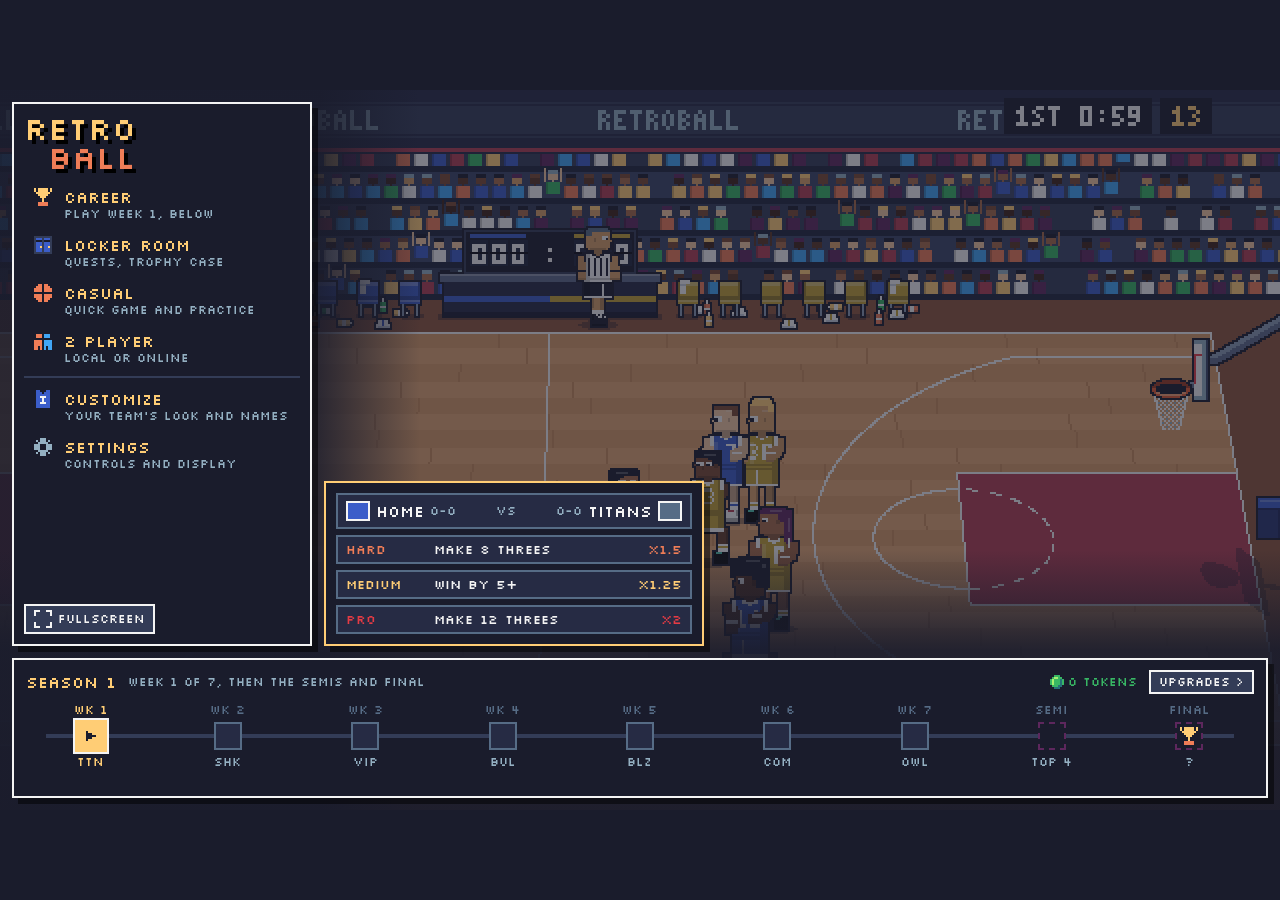
<file: index.html>
<!doctype html>
<html lang="en">
<head>
  <meta charset="utf-8">
  <meta name="viewport" content="width=device-width, initial-scale=1, user-scalable=no">
  <title>RetroBall</title>
  <!-- Startup check, first in the page and in old-style JavaScript so any browser runs it before anything else can
       hold it up: if the game hasn't started 5 seconds in (a script file blocked or stalled, e.g. by a school filter,
       or a browser too old for the game's code), it says so on the page with what went wrong, since a school
       Chromebook may have no console to look in. main.js sets RB_STARTED once the game is running and counts frames
       in RB_FRAMES. With ?debug in the address a panel shows how the game is doing, live. -->
  <script>
    var RB_PROBLEMS = [];
    var RB_T0 = Date.now();
    window.addEventListener('error', function (e) {
      var t = e.target;
      if (t && (t.tagName === 'SCRIPT' || t.tagName === 'LINK')) RB_PROBLEMS.push('Blocked or missing: ' + (t.src || t.href));
      else RB_PROBLEMS.push((e.message || 'Error') + (e.filename ? ' (' + e.filename.split('/').pop() + ':' + e.lineno + ')' : ''));
    }, true);
    function rbBox(id, color) {
      var box = document.getElementById(id);
      if (box) return box;
      box = document.createElement('pre');
      box.id = id;
      box.style.cssText = 'position:fixed;left:8px;right:8px;bottom:8px;z-index:100;margin:0;padding:8px;' +
        'background:' + color + ';color:#f4f4f4;font:12px/1.4 monospace;white-space:pre-wrap;max-height:60vh;overflow:auto';
      (document.body || document.documentElement).appendChild(box);
      return box;
    }
    function rbProblems() {
      return RB_PROBLEMS.length ? RB_PROBLEMS.slice(0, 6).join('\n') + (RB_PROBLEMS.length > 6 ? '\n...and ' + (RB_PROBLEMS.length - 6) + ' more' : '')
        : 'No error was reported.';
    }
    setTimeout(function () {
      if (window.RB_STARTED || /[?&]debug/.test(location.search)) return;
      rbBox('rb-startup', '#b13e53').textContent = 'The game did not start (page: ' + document.readyState + ').\n' +
        rbProblems() + '\n' + navigator.userAgent;
    }, 5000);
    if (/[?&]debug/.test(location.search)) {
      setInterval(function () {
        var c = document.getElementById('game');
        var s = document.getElementById('stage');
        var r = c && c.getBoundingClientRect();
        rbBox('rb-debug', '#29366f').textContent = 'RetroBall debug, ' + Math.round((Date.now() - RB_T0) / 1000) + ' s\n' +
          'page: ' + document.readyState + '   started: ' + !!window.RB_STARTED + '   frames: ' + (window.RB_FRAMES || 0) + '\n' +
          'window: ' + innerWidth + 'x' + innerHeight + ' @' + (window.devicePixelRatio || 1) + 'x   in a frame: ' + (window.top !== window) + '\n' +
          'canvas: ' + (c ? c.width + 'x' + c.height + ' shown ' + Math.round(r.width) + 'x' + Math.round(r.height) + ' at ' + Math.round(r.left) + ',' + Math.round(r.top) : 'missing') +
          '   stage: ' + (s ? s.style.width + ' x ' + s.style.height : 'missing') + '\n' +
          rbProblems() + '\n' + navigator.userAgent;
      }, 1000);
    }
  </script>
  <link rel="preconnect" href="https://fonts.googleapis.com">
  <link rel="preconnect" href="https://fonts.gstatic.com" crossorigin>
  <!-- The menus' font, loaded without holding up the page (a stalled request can't keep the game from starting). -->
  <link rel="stylesheet" href="https://fonts.googleapis.com/css2?family=Silkscreen&display=swap" media="print" onload="this.media='all'">
  <link rel="stylesheet" href="style.css">
</head>
<body>
  <noscript><p style="position:fixed;left:8px;right:8px;bottom:8px;margin:0;padding:8px;background:#b13e53;color:#f4f4f4;font:12px/1.4 monospace">JavaScript is turned off for this site, and the game needs it to run.</p></noscript>
  <div id="stage">
    <canvas id="game" width="640" height="360" tabindex="0"></canvas>

    <button id="pause-btn" type="button" aria-label="Pause" aria-expanded="false" aria-controls="menu">
      <span></span><span></span>
    </button>

    <!-- After a career game: Main menu, Next game (its challenges), Upgrades (aftergame.js) -->
    <div id="after-game" role="group" aria-label="After the game" hidden></div>

    <!-- Pause menu (the Side Rail design): a full-height dock on the right, the tabs down a rail on its left with
         Resume, Restart and Main menu at the rail's foot, and the picked tab beside it (its reset button below it).
         Its tabs come in two groups: Customize (Player, Upgrades, Gear) and Settings (Controls, UI, Testing). The main
         menu's Customize and Settings open just their group; paused in a game it's Settings, plus Customize in a
         Quick game only (menu.js). -->
    <div id="menu" role="dialog" aria-label="Pause menu" hidden>
      <div class="menu-rail">
        <p class="rail-head" id="rail-head">Paused</p>
        <div class="tabs" role="tablist" aria-label="Pause menu sections" aria-orientation="vertical">
          <button type="button" class="tab" role="tab" data-panel="player-view" data-group="customize" aria-selected="true"><span class="ico" data-icon="jersey"></span>Player</button>
          <button type="button" class="tab" role="tab" data-panel="upgrade-view" data-group="customize" aria-selected="false"><span class="ico" data-icon="star"></span>Upgrades</button>
          <button type="button" class="tab" role="tab" data-panel="gear-view" data-group="customize" aria-selected="false"><span class="ico" data-icon="trophy"></span>Gear</button>
          <button type="button" class="tab" role="tab" data-panel="controls-view" data-group="settings" aria-selected="false"><span class="ico" data-icon="pad"></span>Controls</button>
          <button type="button" class="tab" role="tab" data-panel="ui-view" data-group="settings" aria-selected="false"><span class="ico" data-icon="gear"></span>UI</button>
          <!-- Only with ?dev=1 in the address (see menu.js): playtesting tools, testing sliders and player tuning. -->
          <button type="button" class="tab tab-dev" role="tab" data-panel="dev-view" data-group="settings" aria-selected="false" hidden><span class="ico" data-icon="cone"></span>Testing</button>
        </div>
        <span class="rail-space"></span>
        <!-- In a game only (menu.js hides them when the menu was opened from the main menu). -->
        <button type="button" class="btn rail-resume" id="resume">Resume</button>
        <button type="button" class="btn btn-quiet" id="restart-game">Restart</button>
        <button type="button" class="btn btn-quiet rail-leave" id="to-title">Main menu</button>
      </div>

      <div class="menu-main">
        <div class="menu-body tab-panel" id="player-view" role="tabpanel">
          <div class="preview-col">
            <canvas id="preview" width="80" height="92" aria-label="Player preview"></canvas>
            <div class="faces" role="group" aria-label="Pick a player to customize"></div>
            <button type="button" class="btn btn-quiet" id="randomize-look">Randomize</button>
          </div>

          <div class="controls">
            <div class="row">
              <label for="skin">Skin</label>
              <input type="color" id="skin" data-key="skin">
              <input class="hex" data-key="skin" maxlength="7" spellcheck="false" aria-label="Skin hex">
            </div>
            <div class="row presets" id="skin-presets">
              <span class="label preset-label">Recommended</span>
            </div>
            <div class="row">
              <span class="label">Hair style</span>
              <button type="button" class="step" data-step="-1" aria-label="Previous hair style">&lt;</button>
              <span class="value" id="hair-style-name"></span>
              <button type="button" class="step" data-step="1" aria-label="Next hair style">&gt;</button>
            </div>
            <div class="row">
              <label for="hair">Hair</label>
              <input type="color" id="hair" data-key="hair">
              <input class="hex" data-key="hair" maxlength="7" spellcheck="false" aria-label="Hair hex">
            </div>
            <div class="row">
              <label for="jersey">Jersey</label>
              <input type="color" id="jersey" data-key="jersey">
              <input class="hex" data-key="jersey" maxlength="7" spellcheck="false" aria-label="Jersey hex">
            </div>
            <div class="row">
              <label for="shorts">Shorts</label>
              <input type="color" id="shorts" data-key="shorts">
              <input class="hex" data-key="shorts" maxlength="7" spellcheck="false" aria-label="Shorts hex">
            </div>
            <div class="row">
              <label for="number">Number</label>
              <input id="number" class="num" inputmode="numeric" maxlength="2" autocomplete="off">
            </div>
            <div class="row">
              <label for="shoe">Shoes</label>
              <input type="color" id="shoe" data-key="shoe">
              <input class="hex" data-key="shoe" maxlength="7" spellcheck="false" aria-label="Shoes hex">
            </div>
            <div class="row">
              <label for="laces">Laces</label>
              <input type="color" id="laces" data-key="laces">
              <input class="hex" data-key="laces" maxlength="7" spellcheck="false" aria-label="Laces hex">
            </div>
          </div>
        </div>

        <!-- Upgrades and names for each player on the user's team. Free to set for now; saved between visits. -->
        <div class="tab-panel stack-view" id="upgrade-view" role="tabpanel" hidden>
          <p class="test-note" id="upgrade-note"></p>
          <div class="row player-pick">
            <div class="faces" role="group" aria-label="Pick a player to upgrade"></div>
            <input id="player-name" class="name" maxlength="12" spellcheck="false" autocomplete="off" aria-label="Player name">
            <span class="player-num" id="player-num"></span>
          </div>
          <div class="row upgrade" data-upgrade="speed">
            <span class="label">Speed</span>
            <button type="button" class="step" data-delta="-1" aria-label="Lower speed">-</button>
            <span class="pips" aria-hidden="true"></span>
            <button type="button" class="step" data-delta="1" aria-label="Raise speed">+</button>
            <span class="upgrade-effect"></span>
          </div>
          <div class="row upgrade" data-upgrade="shooting">
            <span class="label">Shooting</span>
            <button type="button" class="step" data-delta="-1" aria-label="Lower shooting">-</button>
            <span class="pips" aria-hidden="true"></span>
            <button type="button" class="step" data-delta="1" aria-label="Raise shooting">+</button>
            <span class="upgrade-effect"></span>
          </div>
          <div class="row upgrade" data-upgrade="dunking">
            <span class="label">Dunking</span>
            <button type="button" class="step" data-delta="-1" aria-label="Lower dunking">-</button>
            <span class="pips" aria-hidden="true"></span>
            <button type="button" class="step" data-delta="1" aria-label="Raise dunking">+</button>
            <span class="upgrade-effect"></span>
          </div>
          <div class="row upgrade" data-upgrade="defense">
            <span class="label">Defense</span>
            <button type="button" class="step" data-delta="-1" aria-label="Lower defense">-</button>
            <span class="pips" aria-hidden="true"></span>
            <button type="button" class="step" data-delta="1" aria-label="Raise defense">+</button>
            <span class="upgrade-effect"></span>
          </div>
          <div class="row upgrade" data-upgrade="dash">
            <span class="label">Dash</span>
            <button type="button" class="step" data-delta="-1" aria-label="Lower dash">-</button>
            <span class="pips" aria-hidden="true"></span>
            <button type="button" class="step" data-delta="1" aria-label="Raise dash">+</button>
            <span class="upgrade-effect"></span>
          </div>
        </div>

        <!-- Testing (only with ?dev=1 in the address): playtesting tools, testing sliders and player tuning. -->
        <div class="tab-panel stack-view" id="dev-view" role="tabpanel" hidden>
          <!-- Tools that jump the game to the moment you want to check (menu.js; main.js does the work). The game ones
               close the menu; each is disabled where it doesn't apply. -->
          <div id="testing-tools">
            <p class="test-note">Game (closes the menu)</p>
            <div class="tool-grid">
              <button type="button" class="btn btn-quiet" data-tool="endGame">End game</button>
              <button type="button" class="btn btn-quiet" data-tool="endPeriod">End period</button>
              <button type="button" class="btn btn-quiet" data-tool="tenSeconds">10 s left</button>
              <button type="button" class="btn btn-quiet" data-tool="shotClock">Shot clock 3 s</button>
              <button type="button" class="btn btn-quiet" data-tool="homePoints">Home +3</button>
              <button type="button" class="btn btn-quiet" data-tool="awayPoints">Away +3</button>
              <button type="button" class="btn btn-quiet" data-tool="ballToMe">Ball to me</button>
              <button type="button" class="btn btn-quiet" data-tool="freeThrow" title="Your player is fouled and goes to the line">Free throw</button>
            </div>
            <p class="test-note">Career</p>
            <div class="tool-grid">
              <button type="button" class="btn btn-quiet" data-tool="tokens">+100 tokens</button>
            <button type="button" class="btn btn-quiet" data-tool="allGear" title="Every cosmetic unlocked until the page reloads">All gear</button>
            </div>
          </div>

          <!-- Odds: dunk outcome odds, AI level and crowd density. Not saved; a reload restores the defaults. -->
          <div class="stack-view test-section" id="test-view">
            <p class="test-note">Odds and AI (not saved)</p>
            <p class="test-note">Dunk odds</p>
            <div class="row">
              <label for="hang-chance">Rim hang</label>
              <input type="range" id="hang-chance" min="0" max="100" step="1" data-odds="hangChance">
              <span class="value pct" id="hang-chance-value"></span>
            </div>
            <div class="row">
              <label for="shatter-chance">Shatter</label>
              <input type="range" id="shatter-chance" min="0" max="100" step="1" data-odds="shatterChance">
              <span class="value pct" id="shatter-chance-value"></span>
            </div>
            <div class="row">
              <span class="label">Normal</span>
              <span class="slider-spacer"></span>
              <span class="value pct" id="normal-chance-value"></span>
            </div>
            <p class="test-note">AI</p>
            <div class="row">
              <label for="ai-level">Demo AI</label>
              <input type="range" id="ai-level" min="0" max="100" step="1">
              <span class="value pct" id="ai-level-value"></span>
            </div>
            <p class="test-note">Arena</p>
            <div class="row">
              <label for="crowd-density">Crowd</label>
              <input type="range" id="crowd-density" min="0" max="100" step="1">
              <span class="value pct" id="crowd-density-value"></span>
            </div>
          </div>

          <!-- Player tuning: every config value that shapes how players play, most important first (rows built by
               menu.js from TUNING). Saved; a changed value can be put back one at a time or all at once. -->
          <div class="stack-view test-section" id="tuning-view">
            <div class="tuning-head">
              <p class="test-note">Player tuning (saved)</p>
              <button type="button" class="btn btn-quiet" id="reset-tuning">Reset all</button>
            </div>
            <div class="tuning-list" id="tuning-list"></div>
          </div>
        </div>

        <!-- Gear: cosmetics unlocked by trophies (see Cosmetics): what the picked player wears, the team's kit and shoes,
             and the ball, dunk trail, banner and rim for your games. Rows are built by menu.js. Saved. -->
        <div class="tab-panel stack-view" id="gear-view" role="tabpanel" hidden>
          <div class="row player-pick">
            <div class="faces" role="group" aria-label="Pick a player to dress"></div>
          </div>
          <p class="test-note">This player</p>
          <div class="gear-list" id="gear-player"></div>
          <p class="test-note">The team</p>
          <div class="gear-list" id="gear-team"></div>
          <p class="test-note">Your games</p>
          <div class="gear-list" id="gear-game"></div>
          <p class="key-hint">Earn trophies to unlock more: each metal unlocks a style.</p>
        </div>

        <!-- Controls: dash timing and keybinds (rows are built by menu.js). Saved between visits. -->
        <div class="tab-panel stack-view" id="controls-view" role="tabpanel" hidden>
          <p class="test-note">Dash</p>
          <div class="row">
            <label for="double-tap">Double tap</label>
            <input type="range" id="double-tap" min="50" max="400" step="5">
            <span class="value pct" id="double-tap-value"></span>
          </div>
          <!-- Keybinds: whose keys (1 Player, or either player of 2 Player), a drawn keyboard with each action's keys in
               its color, and a legend: click an action (or press Enter on it), then press or click its new key. -->
          <div class="row key-sets" role="group" aria-label="Whose keys">
            <button type="button" class="key-btn" data-key-set="solo" aria-pressed="true">1 Player</button>
            <button type="button" class="key-btn" data-key-set="p1" aria-pressed="false">2P: P1</button>
            <button type="button" class="key-btn" data-key-set="p2" aria-pressed="false">2P: P2</button>
          </div>
          <div class="keyboard" id="keyboard"></div>
          <div class="key-legend" id="key-legend"></div>
          <p class="key-hint" id="key-hint"></p>
        </div>

        <!-- On-screen display and sound. Saved between visits. -->
        <div class="tab-panel stack-view" id="ui-view" role="tabpanel" hidden>
          <p class="test-note">On screen</p>
          <div class="row">
            <span class="label">Stats</span>
            <button type="button" class="key-btn" id="show-stats" aria-pressed="false" aria-label="Show stats"></button>
            <span class="upgrade-effect">Score and shooting, top left</span>
          </div>
          <div class="row">
            <span class="label">Shelf</span>
            <button type="button" class="key-btn" id="show-trophies" aria-pressed="false" aria-label="Show the trophy shelf"></button>
            <span class="upgrade-effect">Your trophies on top of the scorer's table</span>
          </div>
          <!-- Testing build only (?dev=1): see the Dynasty locker room before it's unlocked. -->
          <div class="row" id="dynasty-test-row" hidden>
            <span class="label">Dynasty</span>
            <button type="button" class="key-btn" id="dynasty-test" aria-pressed="false" aria-label="Dynasty locker room (test)"></button>
            <span class="upgrade-effect">Dev: the Dynasty locker room before its unlock</span>
          </div>
          <p class="test-note">Audio</p>
          <div class="row">
            <span class="label">Sound</span>
            <button type="button" class="key-btn" id="sound-on" aria-pressed="false" aria-label="Sound"></button>
          </div>
          <div class="row">
            <label for="sound-volume">Volume</label>
            <input type="range" id="sound-volume" min="0" max="100" step="5">
            <span class="value pct" id="sound-volume-value"></span>
          </div>
          <!-- Every trophy family's metal and next goal, and the secrets (??? until earned); built by menu.js. -->
          <p class="test-note">Trophies</p>
          <div class="trophy-list" id="trophy-list"></div>
        </div>

        <div class="menu-foot">
          <button type="button" class="btn btn-quiet" id="reset-look" data-for="player-view">Reset look</button>
          <button type="button" class="btn btn-quiet" id="reset-upgrades" data-for="upgrade-view" hidden>Reset</button>
          <button type="button" class="btn btn-quiet" id="reset-odds" data-for="dev-view" hidden>Test defaults</button>
          <button type="button" class="btn btn-quiet" id="reset-controls" data-for="controls-view" hidden>Defaults</button>
        </div>
      </div>
    </div>

    <!-- Main menu: the game always opens here, with the AI playing itself behind it. Each mode's screen is a view
         (title.js shows one at a time); Customize and Settings open the pause menu's tabs. -->
    <div id="title" role="dialog" aria-label="Main menu" hidden>
      <!-- Home (the Season Road design): the modes in a dock on the left, the career season as a road along the
           bottom with a stop for every game, and the next game's challenges above this week's stop (title.js builds
           the road and the challenges; picking a challenge tips off). The demo game shows through on the right. -->
      <div class="title-view season-home" id="title-home">
        <nav class="home-dock" aria-label="Modes">
          <p class="dock-logo" aria-hidden="true">Retro<span>Ball</span></p>
          <button type="button" class="dock-row" data-go="career">
            <span class="ico" data-icon="trophy"></span>
            <span class="mode-name">Career</span>
            <span class="mode-desc" id="title-career-desc">Seasons, playoffs and upgrades</span>
          </button>
          <button type="button" class="dock-row" data-go="locker">
            <span class="ico" data-icon="locker"></span>
            <span class="mode-name">Locker room</span>
            <span class="mode-desc">Quests, trophy case</span>
          </button>
          <button type="button" class="dock-row" data-go="casual">
            <span class="ico" data-icon="ball"></span>
            <span class="mode-name">Casual</span>
            <span class="mode-desc">Quick game and practice</span>
          </button>
          <button type="button" class="dock-row" data-go="versus">
            <span class="ico" data-icon="duo"></span>
            <span class="mode-name">2 Player</span>
            <span class="mode-desc">Local or online</span>
          </button>
          <span class="dock-sep"></span>
          <button type="button" class="dock-row" data-go="customize">
            <span class="ico" data-icon="jersey"></span>
            <span class="mode-name">Customize</span>
            <span class="mode-desc">Your team's look and names</span>
          </button>
          <button type="button" class="dock-row" data-go="settings">
            <span class="ico" data-icon="gear"></span>
            <span class="mode-name">Settings</span>
            <span class="mode-desc">Controls and display</span>
          </button>
          <button type="button" class="dock-quick" id="fullscreen"><span class="ico" data-icon="full"></span>Fullscreen</button>
        </nav>
        <div class="home-pop" id="home-pop"></div>
        <div class="home-road" id="home-road"></div>
      </div>

      <h1 class="title-logo">Retro<span>Ball</span></h1>
      <div class="title-panel">
        <!-- Career: built by title.js (season, challenges, upgrades, standings). Picking a challenge tips off. -->
        <div class="title-view" id="title-career" hidden>
          <div class="title-bar"><button type="button" class="btn btn-quiet title-back">Back</button><span class="title-heading">Career</span></div>
          <div class="career-panel" id="career-panel"></div>
        </div>

        <!-- Casual (the Dock Drawer design): a drawer out of the dock with everything for a casual game: a 3v3 game with
             its options indented under it, today's daily game, and the two practice drills. -->
        <div class="title-view drawer-view" id="title-casual" hidden>
          <div class="drawer-head"><span class="title-heading">Casual</span><button type="button" class="btn btn-quiet title-back">&lt; Close</button></div>
          <button type="button" class="pick title-start" data-mode="3v3">
            <span class="ico" data-icon="ball"></span><span class="mode-name">3v3 game</span><span class="pick-key">Tip off</span>
            <span class="mode-desc">Full court, AI teammates and opponents</span>
          </button>
          <!-- The 3v3 game's options (Career and 2 Player games use the rules too). -->
          <div class="pick-sub">
            <div class="row court-row">
              <span class="label">Court</span>
              <button type="button" class="step" data-court-step="-1" aria-label="Previous court">&lt;</button>
              <span class="value court-name"></span>
              <button type="button" class="step" data-court-step="1" aria-label="Next court">&gt;</button>
            </div>
            <!-- How good the AI opponents are (DIFFICULTY; title.js marks the picked one). -->
            <div class="row difficulty-row">
              <span class="label">Difficulty</span>
              <button type="button" class="key-btn" data-difficulty="0" aria-pressed="false">Rookie</button>
              <button type="button" class="key-btn" data-difficulty="1" aria-pressed="false">Pro</button>
              <button type="button" class="key-btn" data-difficulty="2" aria-pressed="false">All-Star</button>
            </div>
            <div class="row">
              <label for="half-minutes">Halves</label>
              <input type="number" id="half-minutes" class="num tuning-num" min="0.5" max="20" step="0.5">
              <span class="upgrade-effect">minutes</span>
            </div>
            <div class="row">
              <span class="label">Shot clock</span>
              <button type="button" class="key-btn" id="shot-clock" aria-pressed="false" aria-label="Shot clock"></button>
              <input type="number" id="shot-seconds" class="num" min="5" max="60" step="1" aria-label="Shot clock seconds">
              <span class="upgrade-effect">s</span>
            </div>
            <div class="row">
              <span class="label">Free throws</span>
              <button type="button" class="key-btn" id="free-throws" aria-pressed="false" aria-label="Free throws"></button>
            </div>
          </div>
          <!-- The daily game (daily.js): today's opponent and goal, your streak; title.js fills it in. -->
          <button type="button" class="pick" id="daily-start">
            <span class="ico" data-icon="trophy"></span><span class="mode-name">Daily game</span><span class="pick-key">Play</span>
            <span class="mode-desc" id="daily-text"></span>
          </button>
          <p class="drawer-note">Practice</p>
          <button type="button" class="pick title-start" data-mode="free">
            <span class="ico" data-icon="cone"></span><span class="mode-name">Free shot</span><span></span>
            <span class="mode-desc">Just you and the ball, either hoop</span>
          </button>
          <button type="button" class="pick title-start" data-mode="world">
            <span class="ico" data-icon="cone"></span><span class="mode-name">Around the world</span><span class="pick-key" id="world-best"></span>
            <span class="mode-desc">15 spots in order, timed</span>
          </button>
        </div>

        <!-- 2 Player (the Dock Drawer design): Local (two people on one keyboard: picking a format starts it, with the
             upgrade draft) and Online (host or join a code, the lobby finder; see net.js) as tabs. -->
        <div class="title-view drawer-view" id="title-versus" hidden>
          <div class="drawer-head"><span class="title-heading">2 Player</span><button type="button" class="btn btn-quiet title-back">&lt; Close</button></div>
          <div class="drawer-tabs" role="tablist" aria-label="Local or online">
            <button type="button" class="drawer-tab" role="tab" data-versus-tab="local" aria-selected="true">Local</button>
            <button type="button" class="drawer-tab" role="tab" data-versus-tab="online" aria-selected="false">Online</button>
          </div>
          <div class="versus-panel" id="versus-local" role="tabpanel">
            <!-- The court (Courts: the same pick as Casual). -->
            <div class="row court-row">
              <span class="label">Court</span>
              <button type="button" class="step" data-court-step="-1" aria-label="Previous court">&lt;</button>
              <span class="value court-name"></span>
              <button type="button" class="step" data-court-step="1" aria-label="Next court">&gt;</button>
            </div>
            <button type="button" class="pick duo-format" data-format="vs3" aria-pressed="false">
              <span class="ico" data-icon="duo"></span><span class="mode-name">Versus 3v3</span><span class="pick-key">Start</span>
              <span class="mode-desc">Each runs a team with two AI teammates</span>
            </button>
            <button type="button" class="pick duo-format" data-format="vs1" aria-pressed="false">
              <span class="ico" data-icon="duo"></span><span class="mode-name">Versus 1v1</span><span class="pick-key">Start</span>
              <span class="mode-desc">Just the two of you, full court</span>
            </button>
            <button type="button" class="pick duo-format" data-format="coop" aria-pressed="false">
              <span class="ico" data-icon="duo"></span><span class="mode-name">Co-op</span><span class="pick-key">Start</span>
              <span class="mode-desc">You two plus an AI teammate vs three AI</span>
            </button>
            <div class="duo-keys" id="duo-keys"></div>
            <p class="drawer-note">Next: the upgrade draft, both at once</p>
          </div>
          <div class="versus-panel" id="versus-online" role="tabpanel" hidden>
            <div class="row">
              <span class="label">Format</span>
              <button type="button" class="key-btn" data-online-format="vs1" aria-pressed="false">1v1</button>
              <button type="button" class="key-btn" data-online-format="vs3" aria-pressed="false">3v3</button>
            </div>
            <div class="row">
              <span class="label">Network</span>
              <button type="button" class="key-btn" data-network="internet" aria-pressed="false">Internet</button>
              <button type="button" class="key-btn" data-network="local" aria-pressed="false">This PC</button>
            </div>
            <!-- The lobby, once both are in: who's playing, then the host starts the game (it runs on the host's computer). -->
            <div class="online-lobby" id="online-lobby" hidden>
              <p class="mode-name" id="online-lobby-title"></p>
              <p class="mode-desc" id="online-lobby-text"></p>
              <button type="button" class="btn" id="online-start">Start game</button>
            </div>
            <button type="button" class="pick" id="online-host">
              <span class="ico" data-icon="globe"></span><span class="mode-name">Host a game</span><span class="pick-key">Host</span>
              <span class="mode-desc" id="online-code">Get a 4-letter code to send a friend</span>
            </button>
            <div class="row">
              <label for="online-join-code">Join code</label>
              <input type="text" id="online-join-code" class="name" maxlength="4" spellcheck="false" autocomplete="off">
              <button type="button" class="btn btn-quiet" id="online-join">Join</button>
            </div>
            <p class="drawer-note">Open games</p>
            <div class="lobby-list" id="online-lobbies"></div>
            <p class="mode-desc" id="online-status"></p>
            <p class="drawer-note">Prototype: games go through a public relay</p>
          </div>
        </div>
      </div>
    </div>
    <!-- The locker room's talk panel (locker.js, the "Talk Time" design): the speaker's portrait, what they say and the
         quest card with the answers; or the trophy case (its shelf); or the tunnel's "ready for the next game?". -->
    <div id="locker-talk" class="locker-talk" role="dialog" aria-labelledby="locker-talk-name" hidden>
      <canvas class="talk-portrait" id="locker-talk-portrait" width="24" height="26" aria-hidden="true"></canvas>
      <div class="talk-words">
        <p class="mode-name" id="locker-talk-name"></p>
        <p class="talk-text" id="locker-talk-text"></p>
      </div>
      <div class="talk-card" id="locker-talk-card"></div>
      <div class="talk-shelf" id="locker-talk-shelf"></div>
    </div>
  </div>

  <!-- Plain scripts (not modules) so the game runs straight from file:// as well as any web host. Order matters. -->
  <script src="src/config.js"></script>
  <script src="src/font.js"></script>
  <script src="src/sprite.js"></script>
  <script src="src/input.js"></script>
  <script src="src/camera.js"></script>
  <script src="src/courts.js"></script>
  <script src="src/court.js"></script>
  <script src="src/hoop.js"></script>
  <script src="src/debris.js"></script>
  <script src="src/bench.js"></script>
  <script src="src/scoreboard.js"></script>
  <script src="src/player.js"></script>
  <script src="src/team.js"></script>
  <script src="src/ball.js"></script>
  <script src="src/hud.js"></script>
  <script src="src/shooting.js"></script>
  <script src="src/play.js"></script>
  <script src="src/ai.js"></script>
  <script src="src/ref.js"></script>
  <script src="src/clock.js"></script>
  <script src="src/practice.js"></script>
  <script src="src/tuning.js"></script>
  <script src="src/menu.js"></script>
  <script src="src/sfx.js"></script>
  <script src="src/trophies.js"></script>
  <script src="src/cosmetics.js"></script>
  <script src="src/career.js"></script>
  <script src="src/daily.js"></script>
  <script src="src/duo.js"></script>
  <script src="src/net.js"></script>
  <script src="src/quests.js"></script>
  <script src="src/locker.js"></script>
  <script src="src/title.js"></script>
  <script src="src/aftergame.js"></script>
  <script src="src/main.js"></script>
</body>
</html>
</file>
<file: style.css>
html,
body {
  margin: 0;
  height: 100%;
  overflow: hidden;
  background: #1a1c2c;
}

body {
  display: flex;
  align-items: center;
  justify-content: center;
}

/* --px is two game pixels in CSS pixels (1/320 of the width); main.js sets it whenever the game is resized. --u is one
   game pixel: the main menu's home screen and the pause menu are laid out in it. */
#stage {
  --px: 3px;
  --u: calc(var(--px) / 2);
  position: relative;
}

canvas {
  display: block;
  image-rendering: pixelated;
  touch-action: none;
  outline: none;
}

#game {
  width: 100%;
  height: 100%;
}

button,
input {
  font: inherit;
  color: inherit;
  text-transform: inherit;
}

:focus-visible {
  outline: var(--px) solid #ffcd75;
  outline-offset: 0;
}

/* Pause button, top-right corner of the game */
#pause-btn {
  position: absolute;
  top: calc(var(--px) * 3);
  right: calc(var(--px) * 3);
  width: calc(var(--px) * 11);
  height: calc(var(--px) * 11);
  display: flex;
  align-items: center;
  justify-content: center;
  gap: calc(var(--px) * 2);
  padding: 0;
  background: #1a1c2c;
  border: var(--px) solid #f4f4f4;
  cursor: pointer;
}

#pause-btn span {
  width: calc(var(--px) * 2);
  height: calc(var(--px) * 5);
  background: #f4f4f4;
}

#pause-btn[hidden] {
  display: none;
}

#pause-btn:hover,
#pause-btn[aria-expanded="true"] {
  background: #3b5dc9;
}

/* Pause menu (the Side Rail design): a full-height dock on the right, laid out in game pixels (its --px is one game
   pixel, --u), with the tabs down a rail on the left and the picked tab beside it. */
#menu {
  --px: var(--u);
  position: absolute;
  top: calc(var(--px) * 3);
  right: calc(var(--px) * 3);
  bottom: calc(var(--px) * 3);
  width: calc(var(--px) * 314);
  display: grid;
  grid-template-columns: calc(var(--px) * 74) 1fr;
  box-sizing: border-box;
  background: #1a1c2c;
  border: var(--px) solid #f4f4f4;
  box-shadow: calc(var(--px) * 3) calc(var(--px) * 3) 0 rgba(0, 0, 0, 0.5);
  color: #f4f4f4;
  font-family: 'Silkscreen', monospace;
  font-size: calc(var(--px) * 8);
  line-height: 1;
  text-transform: uppercase;
}

/* The rail: "Paused", the tabs (icon + name; Testing in orange), then Resume, Restart and Main menu at its foot */
.menu-rail {
  display: flex;
  flex-direction: column;
  gap: calc(var(--px) * 2);
  min-height: 0;
  padding: calc(var(--px) * 4) 0;
  background: #262b44;
  border-right: var(--px) solid #333c57;
}

.rail-head {
  margin: 0;
  padding: calc(var(--px) * 2) calc(var(--px) * 6) calc(var(--px) * 6);
  font-size: calc(var(--px) * 9);
  color: #ffcd75;
}

.tabs {
  display: flex;
  flex-direction: column;
  gap: calc(var(--px) * 2);
}

.tab {
  display: flex;
  align-items: center;
  gap: calc(var(--px) * 4);
  padding: calc(var(--px) * 5) calc(var(--px) * 6);
  background: none;
  border: var(--px) solid transparent;
  border-right: 0;
  font-size: calc(var(--px) * 7);
  color: #94b0c2;
  text-align: left;
  cursor: pointer;
}

.tab:hover {
  color: #f4f4f4;
}

/* The open tab joins the content beside it */
.tab[aria-selected="true"] {
  margin-right: calc(var(--px) * -1);
  background: #1a1c2c;
  border-color: #333c57;
  color: #ffcd75;
}

.tab.tab-dev {
  color: #ef7d57;
}

.rail-space {
  flex: 1;
}

.menu-rail .btn {
  margin: 0 calc(var(--px) * 4);
  padding: calc(var(--px) * 3) calc(var(--px) * 4);
  font-size: calc(var(--px) * 6.5);
  text-align: center;
}

.menu-rail .rail-resume {
  padding: calc(var(--px) * 6) calc(var(--px) * 4);
  font-size: calc(var(--px) * 8);
}

.menu-rail .rail-leave {
  background: transparent;
  border-color: #566c86;
}

/* The picked tab: the whole height, scrolling if it has to */
.menu-main {
  min-width: 0;
  min-height: 0;
  overflow-y: auto;
  display: flex;
  flex-direction: column;
  padding: calc(var(--px) * 6);
}

#menu[hidden],
#menu [hidden] {
  display: none;
}

.menu-foot,
.tuning-head {
  display: flex;
  align-items: center;
  justify-content: space-between;
}

/* The tab's reset button, stuck to the bottom of the content so it stays in reach on tabs that scroll */
.menu-foot {
  position: sticky;
  bottom: calc(var(--px) * -6);
  justify-content: flex-end;
  margin: auto calc(var(--px) * -6) calc(var(--px) * -6);
  padding: calc(var(--px) * 3) calc(var(--px) * 6) calc(var(--px) * 6);
  background: #1a1c2c;
  border-top: var(--px) solid #333c57;
}

.menu-foot .btn {
  font-size: 0.8em;
}

.stack-view {
  display: flex;
  flex-direction: column;
  gap: calc(var(--px) * 3);
  min-height: calc(var(--px) * 92);
}

/* Player tuning in the Dev tab, set off from the testing sliders above. */
/* UI tab: the trophy list, a cup in its metal's color (empty outline until earned) */
.trophy-list {
  display: flex;
  flex-direction: column;
  gap: var(--px);
}

.trophy-row {
  display: flex;
  align-items: center;
  gap: calc(var(--px) * 3);
}

.trophy-cup {
  flex: none;
  width: calc(var(--px) * 5);
  height: calc(var(--px) * 5);
  border: var(--px) solid #566c86;
}

.trophy-name {
  flex: none;
  width: calc(var(--px) * 56);
  font-size: 0.8em;
  white-space: nowrap;
  color: #94b0c2;
}

/* Testing tab: the playtesting tools, three to a row */
.tool-grid {
  display: grid;
  grid-template-columns: repeat(3, 1fr);
  gap: calc(var(--px) * 2);
  margin-bottom: calc(var(--px) * 3);
}

.tool-grid .btn {
  font-size: 0.8em;
}

.tool-grid .btn:disabled {
  opacity: 0.4;
  cursor: default;
}

.test-section {
  min-height: 0;
  margin-top: calc(var(--px) * 3);
  padding-top: calc(var(--px) * 4);
  border-top: var(--px) solid #333c57;
}

/* Player tuning: a scrolling list of label + number + reset, with a tip under each */
.tuning-head .test-note {
  margin: 0;
}

.tuning-list {
  display: flex;
  flex-direction: column;
  gap: calc(var(--px) * 3);
  max-height: calc(var(--px) * 96);
  overflow-y: auto;
  padding-right: calc(var(--px) * 2);
}

.tuning-top {
  display: flex;
  align-items: center;
  gap: calc(var(--px) * 3);
}

.tuning-label {
  flex: 1;
  color: #94b0c2;
}

.tuning-item.changed .tuning-label {
  color: #ffcd75;
}

.num.tuning-num {
  width: calc(var(--px) * 40);
}

/* Only a changed value can be reset; the button keeps its space so the numbers stay lined up. */
.tuning-reset {
  visibility: hidden;
}

.tuning-item.changed .tuning-reset {
  visibility: visible;
}

.tuning-tip {
  display: block;
  margin-top: var(--px);
  font-size: 0.7em;
  color: #566c86;
}

/* Upgrade level pips: filled up to the current level */
.pips {
  display: flex;
  gap: var(--px);
}

.pip {
  width: calc(var(--px) * 5);
  height: calc(var(--px) * 8);
  background: #262b44;
  border: var(--px) solid #566c86;
}

.pip.on {
  background: #38b764;
  border-color: #a7f070;
}

.upgrade-effect {
  font-size: 0.75em;
  color: #94b0c2;
}

/* Player tab: preview, the team's faces and the randomize button in one column */
.preview-col {
  display: flex;
  flex-direction: column;
  gap: calc(var(--px) * 3);
}

/* Faces of the user's team: click one to customize / upgrade that player */
.faces {
  display: flex;
  gap: calc(var(--px) * 2);
}

.face {
  padding: 0;
  background: #262b44;
  border: var(--px) solid #566c86;
  cursor: pointer;
}

.face canvas {
  display: block;
  width: calc(var(--px) * 24);
  height: calc(var(--px) * 26);
}

.face:hover {
  border-color: #f4f4f4;
}

.face[aria-pressed="true"] {
  border-color: #ffcd75;
}

/* Upgrades: which player's levels are shown, with their name editable in place */
.player-pick {
  margin-bottom: calc(var(--px) * 2);
}

.name {
  box-sizing: border-box;
  width: calc(var(--px) * 80);
  height: calc(var(--px) * 10);
  padding: 0 calc(var(--px) * 2);
  background: #262b44;
  border: var(--px) solid #94b0c2;
}

.player-num {
  min-width: calc(var(--px) * 16);
  color: #94b0c2;
  text-align: center;
}

.key-btn {
  min-width: calc(var(--px) * 36);
  height: calc(var(--px) * 11);
  padding: 0 calc(var(--px) * 2);
  background: #262b44;
  border: var(--px) solid #94b0c2;
  cursor: pointer;
}

.key-btn:hover {
  border-color: #f4f4f4;
}

.key-btn[aria-pressed="true"] {
  border-color: #ffcd75;
  color: #ffcd75;
}

/* Game mode choices */
.mode-option {
  display: flex;
  flex-direction: column;
  align-items: flex-start;
  gap: calc(var(--px) * 2);
  padding: calc(var(--px) * 4);
  background: #262b44;
  border: var(--px) solid #566c86;
  text-align: left;
  cursor: pointer;
}

.mode-option:hover {
  border-color: #f4f4f4;
}

.mode-option[aria-pressed="true"] {
  background: #29366f;
  border-color: #ffcd75;
}

.mode-name {
  color: #ffcd75;
}

.mode-desc {
  font-size: 0.75em;
  color: #94b0c2;
}

.test-note {
  margin: 0 0 calc(var(--px) * 2);
  color: #94b0c2;
}

.row + .test-note {
  margin-top: calc(var(--px) * 4);
}

.pct {
  min-width: calc(var(--px) * 24);
  text-align: right;
}

.slider-spacer {
  width: calc(var(--px) * 90);
}

input[type="range"] {
  -webkit-appearance: none;
  appearance: none;
  width: calc(var(--px) * 90);
  height: calc(var(--px) * 6);
  margin: 0;
  background: #262b44;
  border: var(--px) solid #94b0c2;
  cursor: pointer;
}

input[type="range"]::-webkit-slider-thumb {
  -webkit-appearance: none;
  width: calc(var(--px) * 5);
  height: calc(var(--px) * 10);
  background: #ffcd75;
  border: var(--px) solid #1a1c2c;
}

input[type="range"]::-moz-range-thumb {
  width: calc(var(--px) * 5);
  height: calc(var(--px) * 10);
  background: #ffcd75;
  border: var(--px) solid #1a1c2c;
  border-radius: 0;
}

.menu-body {
  display: grid;
  grid-template-columns: calc(var(--px) * 82) 1fr;
  gap: calc(var(--px) * 6);
  align-items: start;
}

#preview {
  width: calc(var(--px) * 80);
  height: calc(var(--px) * 92);
  border: var(--px) solid #333c57;
}

.controls {
  display: flex;
  flex-direction: column;
  gap: var(--px);
}

.row {
  display: flex;
  align-items: center;
  gap: calc(var(--px) * 3);
  min-height: calc(var(--px) * 10);
}

.row label,
.row .label {
  width: calc(var(--px) * 56);
  flex: none;
  color: #94b0c2;
}

.presets {
  gap: calc(var(--px) * 2);
}

/* Sits in the label column, smaller and dimmer than a real label: the swatches are suggestions, not the only options. */
.row .preset-label {
  margin-right: var(--px);
  font-size: 0.7em;
  color: #566c86;
  text-align: right;
}

.btn {
  padding: calc(var(--px) * 2) calc(var(--px) * 4);
  background: #3b5dc9;
  border: var(--px) solid #f4f4f4;
  cursor: pointer;
}

.btn:hover {
  background: #41a6f6;
}

.btn-quiet {
  background: #333c57;
}

.step {
  width: calc(var(--px) * 10);
  height: calc(var(--px) * 10);
  padding: 0;
  background: #333c57;
  border: var(--px) solid #f4f4f4;
  cursor: pointer;
}

.step:hover {
  background: #3b5dc9;
}

.step:disabled {
  opacity: 0.35;
  cursor: default;
}

.step:disabled:hover {
  background: #333c57;
}

.value {
  min-width: calc(var(--px) * 38);
  text-align: center;
}

.swatch {
  width: calc(var(--px) * 9);
  height: calc(var(--px) * 9);
  padding: 0;
  border: var(--px) solid #333c57;
  cursor: pointer;
}

.swatch[aria-pressed="true"] {
  border-color: #f4f4f4;
}

input[type="color"] {
  width: calc(var(--px) * 14);
  height: calc(var(--px) * 10);
  padding: 0;
  background: none;
  border: var(--px) solid #f4f4f4;
  cursor: pointer;
}

input[type="color"]::-webkit-color-swatch-wrapper {
  padding: 0;
}

input[type="color"]::-webkit-color-swatch {
  border: none;
}

input[type="color"]::-moz-color-swatch {
  border: none;
}

.hex,
.num {
  box-sizing: border-box;
  height: calc(var(--px) * 10);
  padding: 0 calc(var(--px) * 2);
  background: #262b44;
  border: var(--px) solid #94b0c2;
}

.hex {
  width: calc(var(--px) * 50);
}

.num {
  width: calc(var(--px) * 22);
  text-align: center;
}

/* Career panel: season and tokens, team name, challenges, last game, standings */
.career-panel {
  display: flex;
  flex-direction: column;
  gap: calc(var(--px) * 3);
}

.career-head {
  display: flex;
  justify-content: space-between;
  color: #ffcd75;
}

.career-tokens {
  color: #38b764;
}

.challenge {
  padding: calc(var(--px) * 3) calc(var(--px) * 4);
}

/* Challenge tiers, easiest to hardest: the tier name in its own color */
.challenge.tier-0 .mode-name {
  color: #38b764;
}

.challenge.tier-1 .mode-name {
  color: #ffcd75;
}

.challenge.tier-2 .mode-name {
  color: #ef7d57;
}

.challenge.tier-3 .mode-name {
  color: #e43b44;
}

.standings {
  display: grid;
  grid-template-columns: calc(var(--px) * 14) 1fr calc(var(--px) * 30) calc(var(--px) * 26);
  gap: var(--px) calc(var(--px) * 3);
  font-size: 0.75em;
}

.standings-head {
  color: #566c86;
}

.standings-you {
  color: #ffcd75;
}

.btn:disabled {
  opacity: 0.35;
  cursor: default;
}

/* Career saving: whether progress is being saved */
.save-ok,
.save-warn {
  margin: 0;
  font-size: 0.75em;
}

.save-ok {
  color: #38b764;
}

.save-warn {
  color: #e43b44;
}

.career-panel > .btn {
  align-self: flex-start;
}

/* 2 Player formats: a little tighter than the mode buttons */
.duo-format {
  box-sizing: border-box;
  width: 100%;
  margin-bottom: calc(var(--px) * 2);
  padding: calc(var(--px) * 3) calc(var(--px) * 4);
}

/* Main menu: the logo over a panel in the pause menu's style, on the demo game behind it. Both hang from the top,
   so the logo stays put whichever view (and panel height) is showing. */
#title {
  position: absolute;
  inset: 0;
  display: flex;
  flex-direction: column;
  align-items: center;
  justify-content: flex-start;
  box-sizing: border-box;
  padding-top: calc(var(--px) * 8);
  gap: calc(var(--px) * 4);
  color: #f4f4f4;
  font-family: 'Silkscreen', monospace;
  font-size: calc(var(--px) * 8);
  line-height: 1;
  text-transform: uppercase;
}

#title[hidden],
#title [hidden] {
  display: none;
}

.title-logo {
  margin: 0;
  font-size: calc(var(--px) * 22);
  font-weight: normal;
  letter-spacing: var(--px);
  color: #ffcd75;
  text-shadow: calc(var(--px) * 2) calc(var(--px) * 2) 0 #1a1c2c;
}

.title-logo span {
  color: #ef7d57;
}

.title-panel {
  box-sizing: border-box;
  width: calc(var(--px) * 204);
  max-height: calc(var(--px) * 136);
  overflow-y: auto;
  padding: calc(var(--px) * 4);
  background: #1a1c2c;
  border: var(--px) solid #f4f4f4;
  box-shadow: calc(var(--px) * 3) calc(var(--px) * 3) 0 rgba(0, 0, 0, 0.5);
}

/* A mode's screen: Back and its name across the top */
.title-bar {
  display: flex;
  align-items: center;
  gap: calc(var(--px) * 4);
  margin-bottom: calc(var(--px) * 3);
}

.title-heading {
  color: #ffcd75;
}

.title-view.stack-view {
  min-height: 0;
}

/* The game options' labels on one line ("Free throws", "Half length") */
#title .row label,
#title .row .label {
  width: calc(var(--px) * 62);
  white-space: nowrap;
}

/* Quick game: the daily game's card above the options */
.daily-card {
  display: flex;
  flex-direction: column;
  align-items: flex-start;
  gap: calc(var(--px) * 2);
  padding: calc(var(--px) * 3) calc(var(--px) * 4);
  background: #262b44;
  border: var(--px) solid #566c86;
}

/* Online: the lobby both players are in before the host starts */
.online-lobby {
  display: flex;
  flex-direction: column;
  align-items: flex-start;
  gap: calc(var(--px) * 2);
  padding: calc(var(--px) * 3) calc(var(--px) * 4);
  background: #29366f;
  border: var(--px) solid #ffcd75;
}

.online-lobby p {
  margin: 0;
}

/* Online: the lobby finder's open games, one button each */
.lobby-list {
  display: flex;
  flex-wrap: wrap;
  gap: calc(var(--px) * 2);
}

/* Quick game difficulty: three picks on the label's row */
.difficulty-row .key-btn {
  min-width: 0;
  padding: 0 calc(var(--px) * 3);
  white-space: nowrap;
  font-size: 0.85em;
}

/* 2 Player: the stack's gap already spaces the formats, so all three and the keys fit without scrolling */
#title .duo-format {
  margin-bottom: 0;
  padding: calc(var(--px) * 3) calc(var(--px) * 4);
}


.btn.title-start {
  align-self: flex-start;
}

/* Career upgrades: which player, their face, then buy the next level of each stat */
.career-picks {
  gap: calc(var(--px) * 2);
}

/* The picked player: their face on the left, their name and upgrades beside it */
.career-player {
  display: flex;
  align-items: flex-start;
  gap: calc(var(--px) * 4);
}

.career-face {
  flex: none;
  display: block;
  width: calc(var(--px) * 24);
  height: calc(var(--px) * 26);
  border: var(--px) solid #ffcd75;
  image-rendering: pixelated;
}

.career-stats {
  flex: 1;
  min-width: 0;
  display: flex;
  flex-direction: column;
  gap: calc(var(--px) * 2);
}

.career-buy {
  min-width: calc(var(--px) * 30);
  padding: var(--px) calc(var(--px) * 2);
}

/* Home, the Season Road design: laid out in --u (one game pixel of the 640x360 stage), over the demo game.
   The dock (modes) on the left, the road (this season's games) along the bottom, this week's challenges in a
   popover above its stop. The logo and panel the other views use are hidden here. */
#title.at-home > .title-logo,
#title.at-home > .title-panel {
  display: none;
}

.season-home {
  position: absolute;
  inset: 0;
  font-size: calc(var(--u) * 8);
}

/* Shade behind the dock and the road so the demo game doesn't fight the text */
.season-home::before,
.season-home::after {
  content: '';
  position: absolute;
  pointer-events: none;
}

.season-home::before {
  left: 0;
  top: 0;
  bottom: 0;
  width: calc(var(--u) * 210);
  background: linear-gradient(90deg, rgba(26, 28, 44, 0.8) 0 calc(var(--u) * 160), rgba(26, 28, 44, 0));
}

.season-home::after {
  left: 0;
  right: 0;
  bottom: 0;
  height: calc(var(--u) * 130);
  background: linear-gradient(0deg, rgba(26, 28, 44, 0.9) 0 calc(var(--u) * 80), rgba(26, 28, 44, 0));
}

.home-dock,
.home-road,
.home-pop {
  position: absolute;
  z-index: 1;
  box-sizing: border-box;
  padding: calc(var(--u) * 5);
  background: #1a1c2c;
  border: var(--u) solid #f4f4f4;
  box-shadow: calc(var(--u) * 3) calc(var(--u) * 3) 0 rgba(0, 0, 0, 0.5);
}

.home-dock {
  left: calc(var(--u) * 6);
  top: calc(var(--u) * 6);
  bottom: calc(var(--u) * 82);
  width: calc(var(--u) * 150);
  display: flex;
  flex-direction: column;
  gap: calc(var(--u) * 2);
}

.dock-logo {
  margin: 0 0 calc(var(--u) * 3);
  font-size: calc(var(--u) * 16);
  line-height: 0.9;
  color: #ffcd75;
  text-shadow: calc(var(--u) * 2) calc(var(--u) * 2) 0 #000;
}

.dock-logo span {
  display: block;
  padding-left: calc(var(--u) * 12);
  color: #ef7d57;
}

.dock-row {
  display: grid;
  grid-template-columns: calc(var(--u) * 11) 1fr;
  align-items: center;
  gap: var(--u) calc(var(--u) * 4);
  padding: calc(var(--u) * 2) calc(var(--u) * 4);
  background: none;
  border: var(--u) solid transparent;
  color: inherit;
  font: inherit;
  text-align: left;
  text-transform: inherit;
  cursor: pointer;
}

.dock-row .mode-desc {
  grid-column: 2;
  font-size: calc(var(--u) * 6);
}

.dock-row:hover,
.dock-row:focus-visible {
  background: #29366f;
  border-color: #ffcd75;
  outline: none;
}

.dock-sep {
  height: var(--u);
  margin: var(--u) 0;
  background: #333c57;
}

.dock-quick,
.road-link {
  display: inline-flex;
  align-items: center;
  gap: calc(var(--u) * 3);
  padding: calc(var(--u) * 2) calc(var(--u) * 4);
  background: #333c57;
  border: var(--u) solid #f4f4f4;
  color: #f4f4f4;
  font: inherit;
  font-size: calc(var(--u) * 6);
  text-transform: inherit;
  cursor: pointer;
}

.dock-quick {
  align-self: flex-start;
  margin-top: auto;
}

.dock-quick:hover,
.dock-quick:focus-visible,
.road-link:hover,
.road-link:focus-visible {
  border-color: #ffcd75;
  color: #ffcd75;
  outline: none;
}

/* The pixel icons (title.js draws them) */
.ico {
  display: inline-block;
  image-rendering: pixelated;
}

/* The road: header, then a stop for every game of the season */
.home-road {
  left: calc(var(--u) * 6);
  right: calc(var(--u) * 6);
  bottom: calc(var(--u) * 6);
  height: calc(var(--u) * 70);
  padding: calc(var(--u) * 5) calc(var(--u) * 6);
}

.road-head {
  display: flex;
  align-items: center;
  gap: calc(var(--u) * 6);
  margin-bottom: calc(var(--u) * 5);
}

.road-head .mode-desc {
  font-size: calc(var(--u) * 6);
}

.road-tokens {
  display: flex;
  align-items: center;
  gap: calc(var(--u) * 2);
  margin-left: auto;
  color: #38b764;
  font-size: calc(var(--u) * 6);
}

.road-stops {
  position: relative;
  display: grid;
  grid-template-columns: repeat(var(--stops, 9), 1fr);
  gap: calc(var(--u) * 4);
}

/* The line the stops sit on */
.road-stops::before {
  content: '';
  position: absolute;
  left: calc(var(--u) * 10);
  right: calc(var(--u) * 10);
  top: calc(var(--u) * 15);
  height: calc(var(--u) * 2);
  background: #333c57;
}

.stop {
  position: relative;
  display: flex;
  flex-direction: column;
  align-items: center;
  gap: calc(var(--u) * 3);
  font-size: calc(var(--u) * 6);
}

.stop-week {
  color: #566c86;
}

.stop-dot {
  box-sizing: border-box;
  display: flex;
  align-items: center;
  justify-content: center;
  width: calc(var(--u) * 14);
  height: calc(var(--u) * 14);
  background: #262b44;
  border: var(--u) solid #566c86;
  color: #1a1c2c;
}

.stop-result {
  color: #94b0c2;
  white-space: nowrap;
}

/* A win: a solid green stop with a check, its score in green. A loss: a hollow stop with a red X, its score in red. */
.stop.won .stop-dot {
  background: #38b764;
  border-color: #a7f070;
}

.stop.won .stop-result {
  color: #a7f070;
}

.stop.lost .stop-dot {
  background: #1a1c2c;
  border-color: #e43b44;
}

.stop.lost .stop-result {
  color: #e43b44;
}

.stop.played .stop-dot {
  background: #566c86;
}

.stop.now .stop-week,
.stop.now .stop-result {
  color: #ffcd75;
}

.stop.now .stop-dot {
  width: calc(var(--u) * 18);
  height: calc(var(--u) * 18);
  margin: calc(var(--u) * -2) 0;
  background: #ffcd75;
  border-color: #f4f4f4;
}

.stop.playoff:not(.won):not(.lost):not(.now) .stop-dot {
  background: #1a1c2c;
  border-style: dashed;
  border-color: #5d275d;
}

.stop.out .stop-week,
.stop.out .stop-result {
  color: #333c57;
}

/* This week's game: the matchup and its three challenges, pointing down at its stop */
.home-pop {
  bottom: calc(var(--u) * 82);
  width: calc(var(--u) * 190);
  padding: calc(var(--u) * 5);
  display: flex;
  flex-direction: column;
  gap: calc(var(--u) * 3);
  border-color: #ffcd75;
}

.home-pop::after {
  content: '';
  position: absolute;
  left: var(--arrow, calc(var(--u) * 30));
  bottom: calc(var(--u) * -6);
  border: calc(var(--u) * 5) solid transparent;
  border-top-color: #ffcd75;
  border-bottom: 0;
}

.home-pop.no-arrow::after {
  display: none;
}

.pop-vs {
  display: flex;
  align-items: center;
  justify-content: space-between;
  padding: calc(var(--u) * 3) calc(var(--u) * 4);
  background: #262b44;
  border: var(--u) solid #566c86;
}

.pop-team {
  display: flex;
  align-items: center;
  gap: calc(var(--u) * 3);
}

.pop-record {
  color: #94b0c2;
  font-size: calc(var(--u) * 6);
}

.swatch {
  display: inline-block;
  width: calc(var(--u) * 10);
  height: calc(var(--u) * 8);
  border: var(--u) solid #f4f4f4;
}

/* A challenge: tier, goal, multiplier on one line (the tier colors come from .challenge.tier-N above) */
.home-pop .challenge {
  display: grid;
  grid-template-columns: calc(var(--u) * 44) 1fr auto;
  align-items: center;
  padding: calc(var(--u) * 3) calc(var(--u) * 4);
  background: #262b44;
  border: var(--u) solid #566c86;
  color: #f4f4f4;
  font: inherit;
  font-size: calc(var(--u) * 6.5);
  text-align: left;
  text-transform: inherit;
  cursor: pointer;
}

.home-pop .challenge:hover,
.home-pop .challenge:focus-visible {
  background: #29366f;
  border-color: #ffcd75;
  outline: none;
}

.home-pop .challenge .mode-name,
.home-pop .challenge .mult {
  font-size: inherit;
}

.challenge.tier-0 .mult {
  color: #38b764;
}

.challenge.tier-1 .mult {
  color: #ffcd75;
}

.challenge.tier-2 .mult {
  color: #ef7d57;
}

.challenge.tier-3 .mult {
  color: #e43b44;
}


.pop-note {
  margin: 0;
  color: #94b0c2;
  font-size: calc(var(--u) * 6);
  line-height: 1.2;
}

/* "Ready to play now?" after picking a challenge on the home screen */
.home-pop .challenge.picked {
  border-color: #ffcd75;
  cursor: default;
}

.pop-question {
  margin: var(--u) 0 0;
  color: #ffcd75;
}

.pop-ready {
  display: flex;
  gap: calc(var(--u) * 4);
}

.pop-ready .btn {
  font-size: calc(var(--u) * 7);
  padding: calc(var(--u) * 3) calc(var(--u) * 8);
  border-width: var(--u);
}

/* Controls tab: whose keys, the drawn keyboard and the legend. Each action has a color (--act) used by its keys on
   the keyboard and its swatch in the legend: move blue, shoot green, dunk orange, pass yellow, pause plum. */
.act-move {
  --act: #3b5dc9;
  --act-ink: #f4f4f4;
}

.act-shoot {
  --act: #38b764;
  --act-ink: #1a1c2c;
}

.act-dunk {
  --act: #ef7d57;
  --act-ink: #1a1c2c;
}

.act-pass {
  --act: #ffcd75;
  --act-ink: #1a1c2c;
}

.act-pause {
  --act: #5d275d;
  --act-ink: #f4f4f4;
}

.key-sets {
  gap: calc(var(--px) * 2);
}

.key-sets .key-btn {
  min-width: 0;
  padding: 0 calc(var(--px) * 4);
  font-size: calc(var(--px) * 7);
}

.keyboard {
  display: flex;
  flex-direction: column;
  gap: calc(var(--px) * 2);
}

/* 15 keys to a row, in quarter keys so the wide ones (Tab, Shift, Space) line up */
.keyboard-row {
  display: grid;
  grid-template-columns: repeat(60, 1fr);
}

.keycap {
  min-width: 0;
  height: calc(var(--px) * 14);
  margin: 0 var(--px);
  padding: 0;
  overflow: hidden;
  background: #262b44;
  border: var(--px) solid #333c57;
  color: #566c86;
  font-size: calc(var(--px) * 6);
  white-space: nowrap;
  cursor: pointer;
}

.keycap[class*="act-"] {
  background: var(--act);
  border-color: #f4f4f4;
  color: var(--act-ink);
}

/* Waiting for a key: any key on the keyboard can be clicked */
.keyboard.picking .keycap:hover {
  border-color: #ffcd75;
  color: #ffcd75;
}

.key-legend {
  display: grid;
  grid-template-columns: 1fr 1fr;
  gap: calc(var(--px) * 2) calc(var(--px) * 4);
}

.legend-row {
  display: flex;
  align-items: center;
  gap: calc(var(--px) * 4);
  padding: calc(var(--px) * 3) calc(var(--px) * 4);
  background: none;
  border: var(--px) solid #333c57;
  font-size: calc(var(--px) * 7);
  text-align: left;
  cursor: pointer;
}

.legend-row[hidden] {
  display: none;
}

.legend-row:hover,
.legend-row:focus-visible,
.legend-row[aria-pressed="true"] {
  background: #29366f;
  border-color: #ffcd75;
  outline: none;
}

.legend-swatch {
  flex: none;
  width: calc(var(--px) * 8);
  height: calc(var(--px) * 8);
  background: var(--act);
  border: var(--px) solid #f4f4f4;
}

.key-name {
  margin-left: auto;
  color: #94b0c2;
  font-size: calc(var(--px) * 6);
}

.legend-row[aria-pressed="true"] .key-name {
  color: #ffcd75;
}

.key-hint {
  margin: 0;
  color: #566c86;
  font-size: calc(var(--px) * 6);
  line-height: 1.3;
}

/* Locker room: the talk panel along the bottom (who, what they say, the answers), or the trophy case, taller, with
   a button per trophy earned to put on the scoreboard's shelf or take off. In game pixels, like the menus. */
.locker-talk {
  position: absolute;
  left: calc(var(--u) * 24);
  right: calc(var(--u) * 24);
  bottom: calc(var(--u) * 26);
  display: flex;
  flex-direction: column;
  gap: calc(var(--u) * 5);
  max-height: calc(var(--u) * 300);
  overflow-y: auto;
  box-sizing: border-box;
  padding: calc(var(--u) * 8) calc(var(--u) * 10);
  background: #1a1c2c;
  border: var(--u) solid #f4f4f4;
  box-shadow: calc(var(--u) * 3) calc(var(--u) * 3) 0 rgba(0, 0, 0, 0.5);
  color: #f4f4f4;
  font-family: 'Silkscreen', monospace;
  font-size: calc(var(--u) * 8);
  line-height: 1.3;
  text-transform: uppercase;
}

.locker-talk[hidden] {
  display: none;
}

.locker-talk p {
  margin: 0;
}

.locker-talk .btn {
  font-size: calc(var(--u) * 8);
  padding: calc(var(--u) * 3) calc(var(--u) * 8);
  border-width: var(--u);
}

.talk-actions {
  display: flex;
  gap: calc(var(--u) * 6);
}

.locker-talk.trophy-case {
  top: calc(var(--u) * 20);
}

.case-grid {
  display: grid;
  grid-template-columns: 1fr 1fr;
  gap: calc(var(--u) * 3) calc(var(--u) * 6);
}

.case-item {
  display: flex;
  align-items: center;
  gap: calc(var(--u) * 5);
  padding: calc(var(--u) * 3) calc(var(--u) * 5);
  background: none;
  border: var(--u) solid #333c57;
  color: #94b0c2;
  font-size: calc(var(--u) * 7);
  text-align: left;
  cursor: pointer;
}

.case-item[aria-pressed="true"] {
  border-color: #ffcd75;
  background: #29366f;
  color: #f4f4f4;
}

.case-item:focus-visible {
  outline: var(--u) solid #ffcd75;
}

.case-item.locked {
  color: #566c86;
  cursor: default;
}

.case-cup {
  flex: none;
  width: calc(var(--u) * 8);
  height: calc(var(--u) * 8);
  border: var(--u) solid #f4f4f4;
}

/* Gear tab: name, < style >, and what unlocks the next style on its own line */
.gear-list {
  display: flex;
  flex-direction: column;
  gap: calc(var(--px) * 3);
}

.gear-row {
  display: grid;
  grid-template-columns: calc(var(--px) * 76) calc(var(--px) * 11) 1fr calc(var(--px) * 11);
  align-items: center;
  gap: var(--px) calc(var(--px) * 3);
}

.gear-row .value {
  text-align: center;
}

.gear-hint {
  grid-column: 1 / -1;
}

/* Quick game / Practice: the court picker, its name between the arrows */
.court-row .value {
  flex: 1;
  text-align: center;
}

/* Talk Time: the panel in three parts (portrait, what they say, the quest card); the trophy case and the tunnel use
   the whole width below. */
.locker-talk {
  display: grid;
  grid-template-columns: auto 1fr calc(var(--u) * 170);
  align-items: start;
  gap: calc(var(--u) * 8);
}

.talk-portrait {
  width: calc(var(--u) * 60);
  height: calc(var(--u) * 65);
  border: var(--u) solid #ffcd75;
  image-rendering: pixelated;
}

.talk-portrait[hidden] {
  display: none;
}

.talk-words {
  display: flex;
  flex-direction: column;
  gap: calc(var(--u) * 5);
  min-width: 0;
}

.talk-card {
  display: flex;
  flex-direction: column;
  gap: calc(var(--u) * 4);
  padding: calc(var(--u) * 5) calc(var(--u) * 6);
  background: #262b44;
  border: var(--u) solid #566c86;
}

.talk-card[hidden] {
  display: none;
}

.card-goal {
  color: #ffcd75;
}

.card-pips {
  display: flex;
  gap: var(--u);
}

.card-pips .pip {
  width: calc(var(--u) * 6);
  height: calc(var(--u) * 6);
  border-width: var(--u);
}

.card-count {
  font-size: calc(var(--u) * 6);
  color: #94b0c2;
}

.card-reward {
  display: flex;
  align-items: center;
  gap: calc(var(--u) * 3);
  color: #38b764;
}

.talk-card .talk-actions {
  flex-wrap: wrap;
  gap: calc(var(--u) * 4);
}

/* The tunnel's three challenges, then Not yet, across the whole panel */
.locker-talk:has(.talk-court) {
  grid-template-columns: 1fr;
}

.talk-court {
  flex-direction: column;
  align-items: stretch;
}

.talk-court .challenge {
  display: grid;
  grid-template-columns: calc(var(--u) * 60) 1fr auto;
  padding: calc(var(--u) * 4) calc(var(--u) * 6);
  background: #262b44;
  border: var(--u) solid #566c86;
  color: #f4f4f4;
  font: inherit;
  font-size: calc(var(--u) * 8);
  text-align: left;
  text-transform: inherit;
  cursor: pointer;
}

.talk-court .challenge:hover,
.talk-court .challenge:focus-visible {
  background: #29366f;
  border-color: #ffcd75;
  outline: none;
}

.talk-court .btn {
  align-self: flex-start;
}

/* The trophy case as the case: glass shelves of cups, the ones on the scoreboard shelf ringed in gold, grey cups
   still to earn; and a row of the scoreboard shelf's 13 slots. */
.locker-talk.trophy-case {
  grid-template-columns: 1fr auto;
}

.talk-shelf {
  grid-column: 1 / -1;
  display: flex;
  flex-direction: column;
  gap: calc(var(--u) * 6);
}

.talk-shelf:empty {
  display: none;
}

.case-slots {
  display: flex;
  align-items: center;
  gap: calc(var(--u) * 2);
}

.case-slots-label {
  margin-right: calc(var(--u) * 4);
  font-size: calc(var(--u) * 7);
  color: #94b0c2;
}

.case-slot {
  width: calc(var(--u) * 8);
  height: calc(var(--u) * 8);
  border: var(--u) solid #566c86;
}

.case-slot.on {
  background: #ffcd75;
  border-color: #ffcd75;
}

.locker-talk .case-grid {
  grid-template-columns: repeat(5, 1fr);
  gap: 0;
  padding: calc(var(--u) * 4);
  background: #29366f;
  border: calc(var(--u) * 3) solid #8f563b;
}

.locker-talk .case-item {
  flex-direction: column;
  justify-content: flex-end;
  gap: calc(var(--u) * 3);
  min-height: calc(var(--u) * 44);
  padding: calc(var(--u) * 4) calc(var(--u) * 2);
  border: var(--u) solid transparent;
  border-bottom: calc(var(--u) * 3) solid #c98d5a; /* the glass shelf each cup stands on */
  background: none;
  text-align: center;
  font-size: calc(var(--u) * 6);
}

.locker-talk .case-item[aria-pressed="true"] {
  border-color: #ffcd75;
  border-bottom-color: #c98d5a;
  background: rgba(255, 205, 117, 0.12);
}

.locker-talk .case-cup {
  width: calc(var(--u) * 12);
  height: calc(var(--u) * 12);
  border-radius: 0 0 calc(var(--u) * 6) calc(var(--u) * 6);
}

.locker-talk .case-item.locked .case-cup {
  background: #566c86;
}

/* Drawers (the Dock Drawer design): Casual and 2 Player slide out beside the home screen's dock, with a gap between
   the two, and the menu stays on screen: the dock row stays lit, the challenge popover steps aside and the road dims.
   Laid out in game pixels (the panel's --px is --u). */
#title.at-home.drawer-open > .title-panel {
  --px: var(--u);
  display: block;
  position: absolute;
  z-index: 2;
  left: calc(var(--u) * 168);
  top: calc(var(--u) * 6);
  bottom: calc(var(--u) * 82);
  width: calc(var(--u) * 214);
  max-height: none;
  padding: calc(var(--u) * 6) calc(var(--u) * 7);
  border-color: #ffcd75;
  font-size: calc(var(--u) * 8);
}

#title.drawer-open .home-pop {
  display: none;
}

#title.drawer-open .home-road {
  opacity: 0.35;
}

.dock-row.open {
  background: #29366f;
  border-color: #ffcd75;
}

.drawer-view {
  display: flex;
  flex-direction: column;
  gap: calc(var(--u) * 3);
}

.drawer-view[hidden] {
  display: none;
}

.drawer-head {
  display: flex;
  align-items: center;
  justify-content: space-between;
  padding-bottom: calc(var(--u) * 3);
  margin-bottom: var(--u);
  border-bottom: var(--u) solid #333c57;
  font-size: calc(var(--u) * 10);
}

.drawer-head .btn {
  font-size: calc(var(--u) * 6);
  padding: var(--u) calc(var(--u) * 4);
}

/* A game to pick: icon, name, the key that starts it, and a line under it */
.pick {
  display: grid;
  grid-template-columns: calc(var(--u) * 11) 1fr auto;
  align-items: center;
  gap: var(--u) calc(var(--u) * 4);
  padding: calc(var(--u) * 3) calc(var(--u) * 4);
  background: #262b44;
  border: var(--u) solid #566c86;
  color: #f4f4f4;
  font: inherit;
  text-align: left;
  text-transform: inherit;
  cursor: pointer;
}

.pick .mode-desc {
  grid-column: 2 / 4;
  font-size: calc(var(--u) * 6);
}

.pick:hover,
.pick:focus-visible {
  background: #29366f;
  border-color: #ffcd75;
  outline: none;
}

.pick-key {
  padding: 0 calc(var(--u) * 2);
  border: var(--u) solid #566c86;
  color: #94b0c2;
  font-size: calc(var(--u) * 6);
}

.pick-key:empty {
  display: none;
}

/* The 3v3 game's options, indented under it */
.pick-sub {
  display: flex;
  flex-direction: column;
  gap: calc(var(--u) * 3);
  margin-left: calc(var(--u) * 15);
  padding: calc(var(--u) * 3) calc(var(--u) * 4) calc(var(--u) * 4);
  border-left: var(--u) solid #ffcd75;
  font-size: calc(var(--u) * 7);
}

#title .pick-sub .row label,
#title .pick-sub .row .label {
  width: calc(var(--u) * 56);
}

.pick-sub .key-btn {
  min-width: 0;
  height: calc(var(--u) * 10);
  padding: 0 calc(var(--u) * 3);
}

.drawer-note {
  margin: calc(var(--u) * 2) 0 0;
  font-size: calc(var(--u) * 6);
  color: #566c86;
}

/* 2 Player's Local / Online tabs */
.drawer-tabs {
  display: flex;
  margin-bottom: calc(var(--u) * 2);
}

.drawer-tab {
  flex: 1;
  padding: calc(var(--u) * 3) 0;
  background: #262b44;
  border: var(--u) solid #566c86;
  color: #94b0c2;
  font: inherit;
  text-transform: inherit;
  cursor: pointer;
}

.drawer-tab[aria-selected="true"] {
  background: #29366f;
  border-color: #ffcd75;
  color: #ffcd75;
}

.versus-panel {
  display: flex;
  flex-direction: column;
  gap: calc(var(--u) * 3);
}

.versus-panel[hidden] {
  display: none;
}

.versus-panel .row {
  gap: calc(var(--u) * 3);
}

.versus-panel .key-btn {
  min-width: 0;
  height: calc(var(--u) * 10);
  padding: 0 calc(var(--u) * 3);
}

/* Local: both players' keys, side by side */
.duo-keys {
  display: grid;
  grid-template-columns: 1fr 1fr;
  gap: calc(var(--u) * 4);
  padding: calc(var(--u) * 4);
  background: #262b44;
  border: var(--u) solid #566c86;
  font-size: calc(var(--u) * 6);
}

.duo-keys > div {
  display: flex;
  flex-direction: column;
  gap: calc(var(--u) * 2);
}

.duo-keys-p1 .mode-name {
  color: #ef7d57;
}

.duo-keys-p2 .mode-name {
  color: #41a6f6;
}

/* After a career game (aftergame.js): Main menu, Next game and Upgrades in a row along the bottom of the final
   screen; Next game swaps them for the next game's three challenges */
#after-game {
  position: absolute;
  left: 0;
  right: 0;
  bottom: calc(var(--px) * 8);
  display: flex;
  flex-direction: column;
  align-items: center;
  gap: calc(var(--px) * 3);
  color: #f4f4f4;
  font-family: 'Silkscreen', monospace;
  font-size: calc(var(--px) * 8);
  text-transform: uppercase;
}

/* Picking a challenge: a dark band behind the cards so the box score doesn't show through */
#after-game.picking {
  bottom: 0;
  padding: calc(var(--px) * 6) 0 calc(var(--px) * 8);
  background: #1a1c2c;
  border-top: var(--px) solid #566c86;
}

#after-game[hidden] {
  display: none;
}

#after-game .btn {
  color: #f4f4f4;
  font: inherit;
  text-transform: inherit;
}

#after-game .btn:focus-visible {
  border-color: #ffcd75;
  outline: var(--px) solid #ffcd75;
}

.after-row {
  display: flex;
  gap: calc(var(--px) * 8);
}

.after-row .btn {
  min-width: calc(var(--px) * 60);
  padding: calc(var(--px) * 3) calc(var(--px) * 4);
}

/* Next game, the way on, stands out in the middle */
.after-row [data-focus="after-next"] {
  min-width: calc(var(--px) * 76);
  background: #38b764;
}

.after-row [data-focus="after-next"]:hover {
  background: #a7f070;
  color: #1a1c2c;
}

.after-note {
  margin: 0;
  color: #ffcd75;
}

.after-challenges {
  display: flex;
  gap: calc(var(--px) * 3);
}

.after-challenges .challenge {
  display: flex;
  flex-direction: column;
  align-items: center;
  gap: var(--px);
  width: calc(var(--px) * 96);
  background: #262b44;
  border: var(--px) solid #566c86;
  color: #f4f4f4;
  font: inherit;
  font-size: 0.75em;
  text-transform: inherit;
  cursor: pointer;
}

.after-challenges .challenge:hover,
.after-challenges .challenge:focus-visible {
  background: #29366f;
  border-color: #ffcd75;
  outline: none;
}

/* An error shown on the page (showError in config.js), to read off a screen with no console */
.error-box {
  position: fixed;
  left: 8px;
  right: 8px;
  bottom: 8px;
  z-index: 100;
  margin: 0;
  padding: 8px;
  max-height: 40vh;
  overflow: auto;
  background: #b13e53;
  color: #f4f4f4;
  font: 12px/1.4 monospace;
  white-space: pre-wrap;
}
</file>
